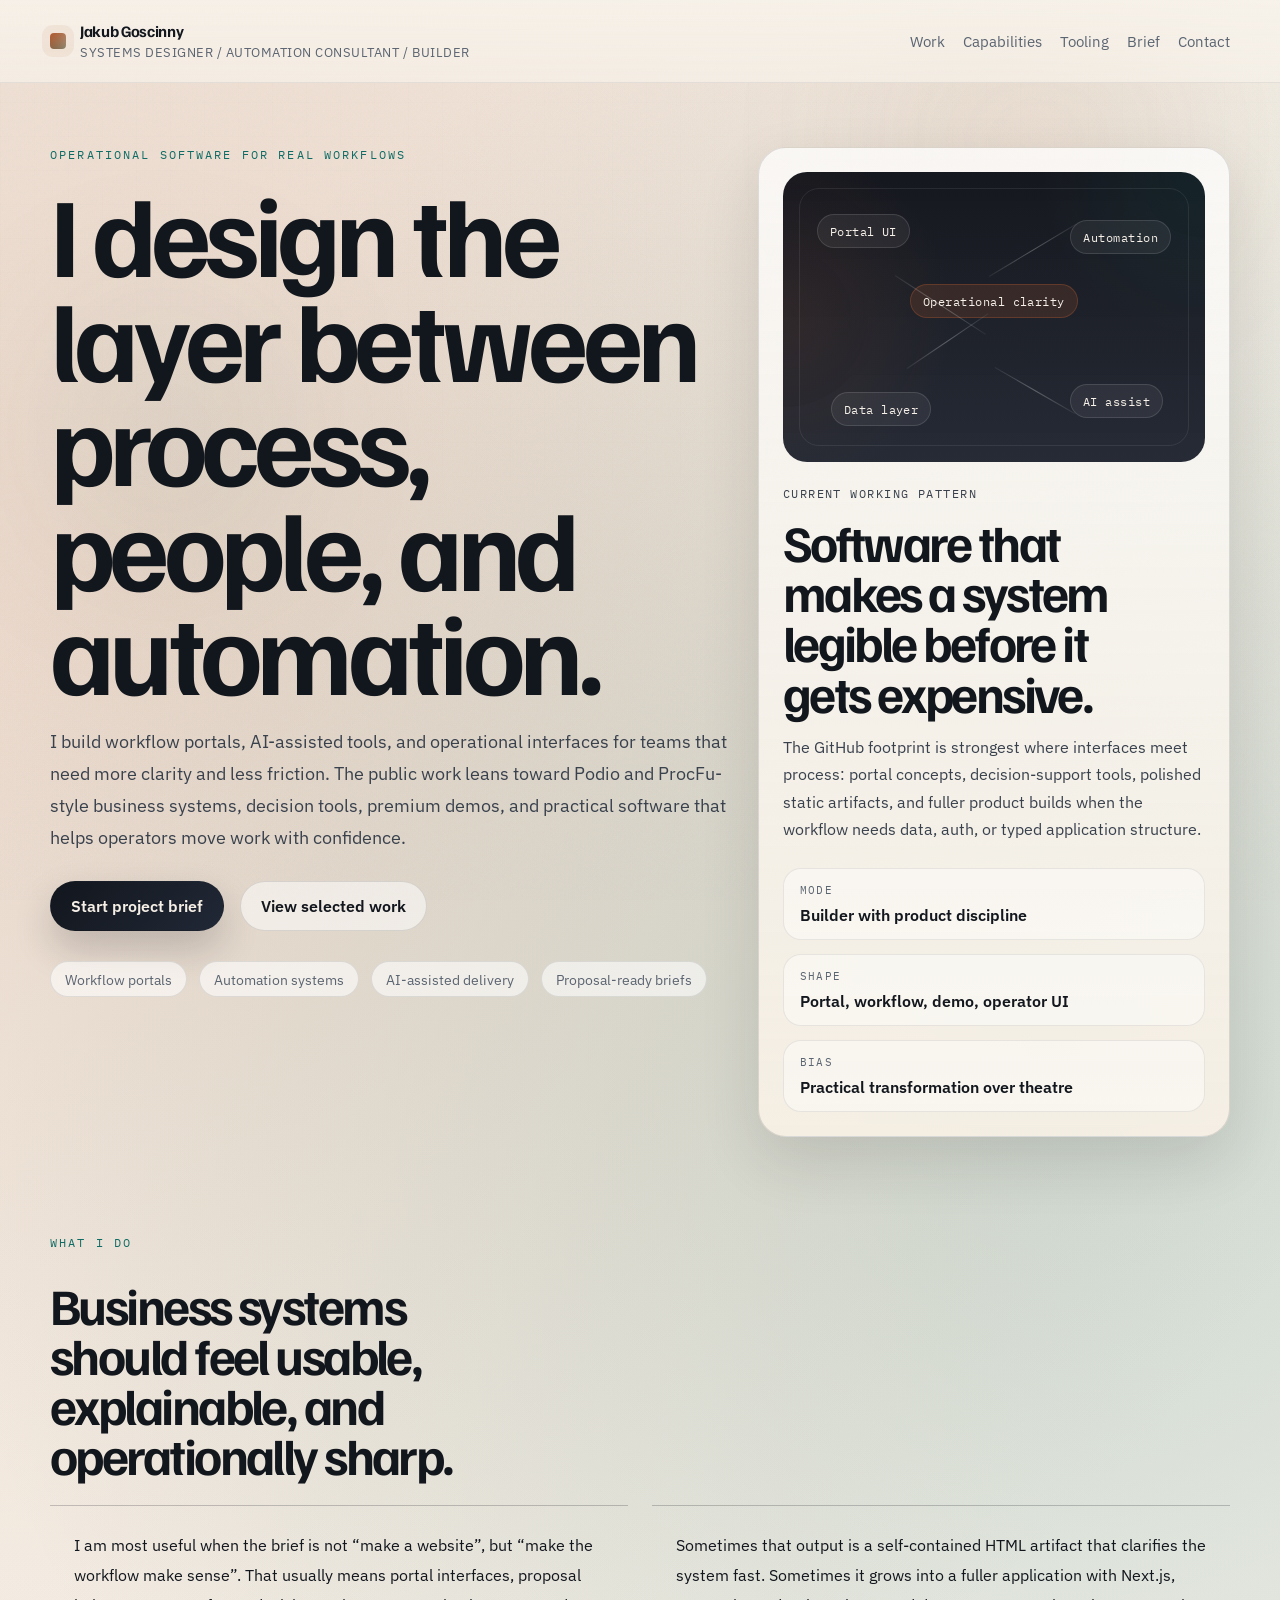
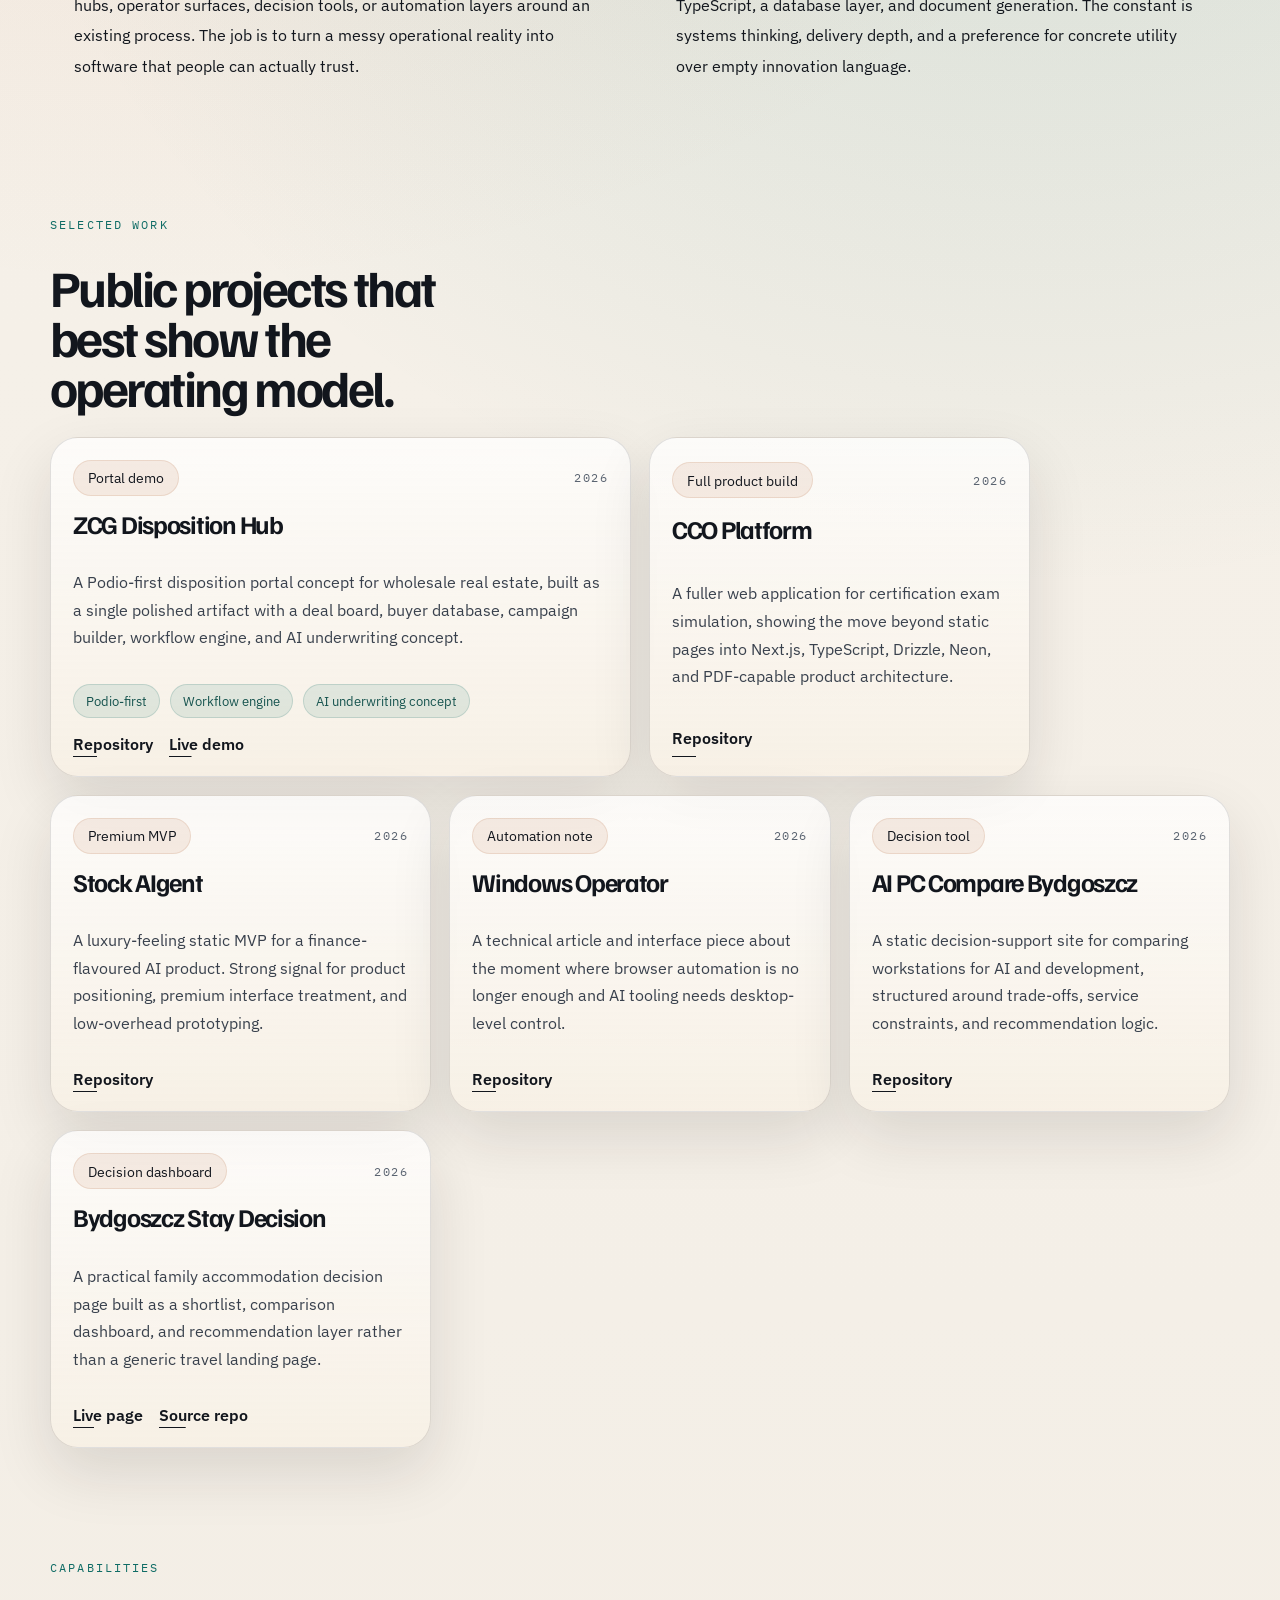
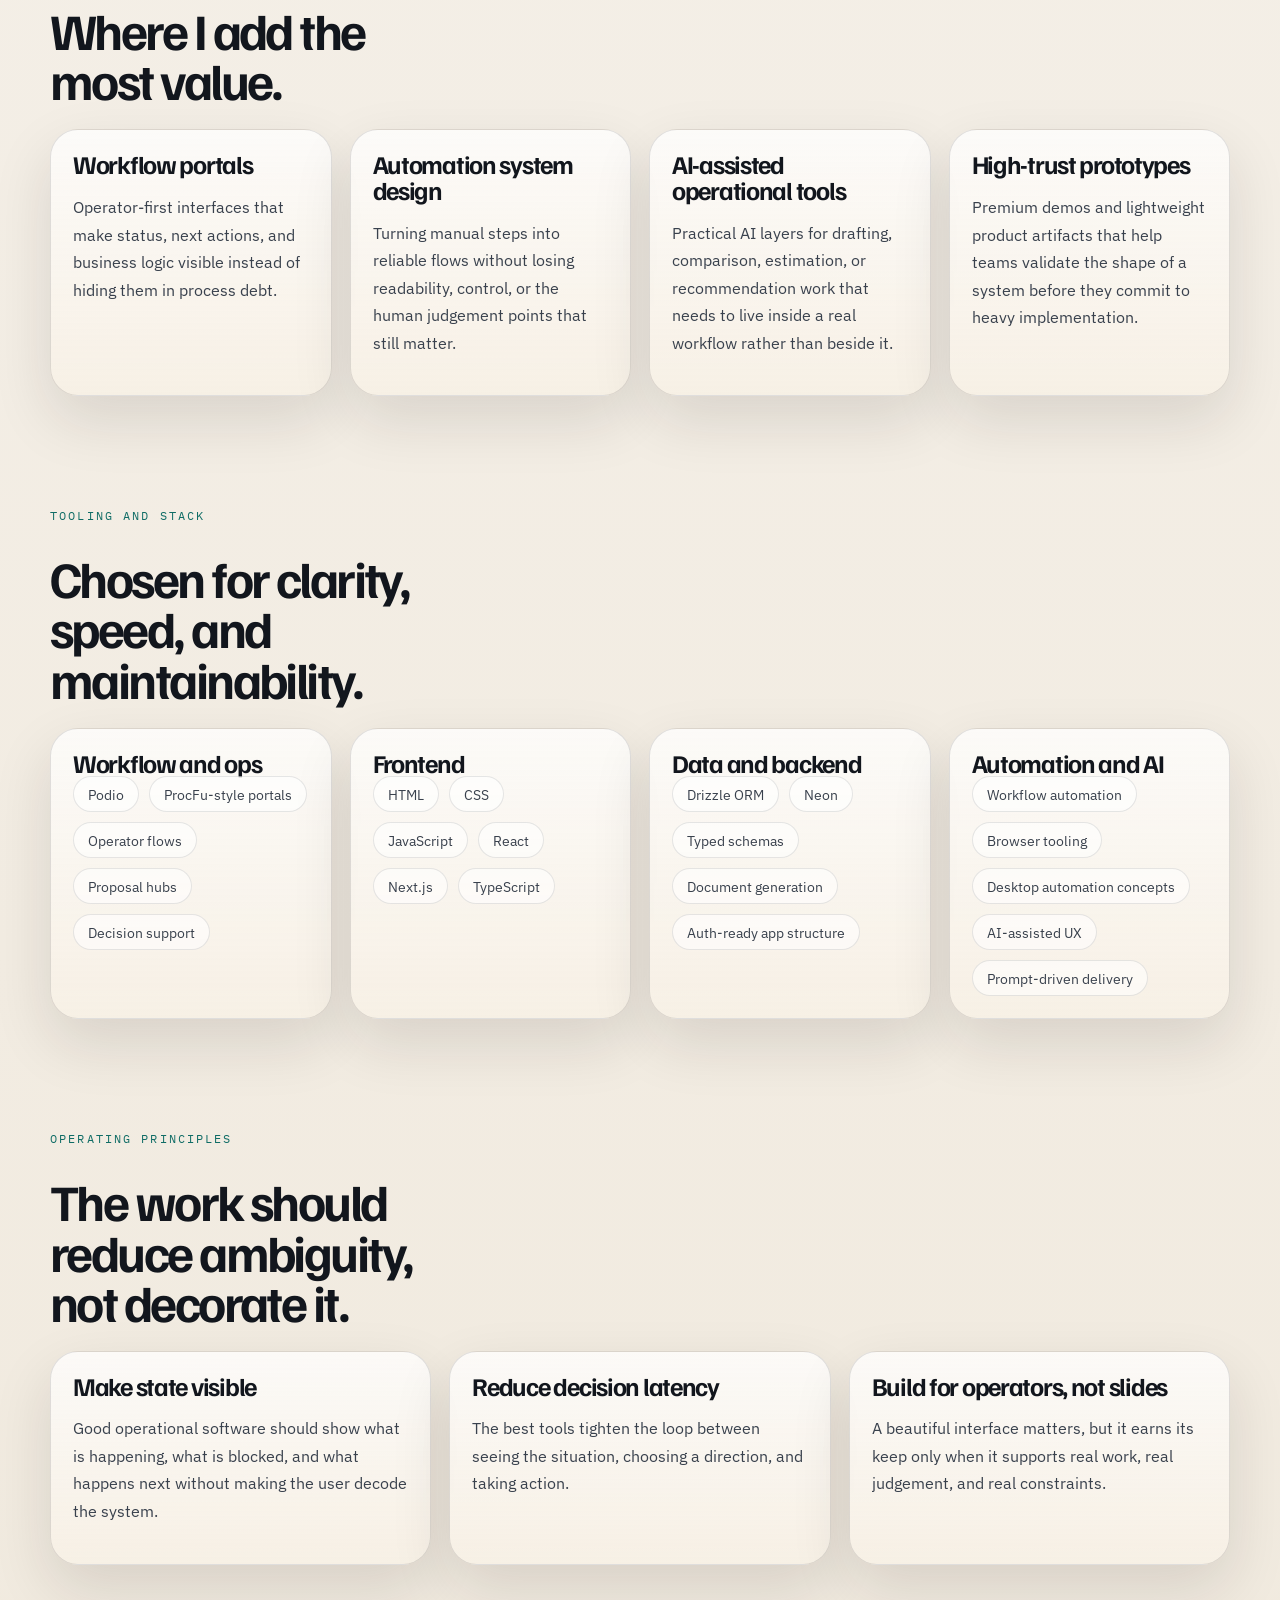
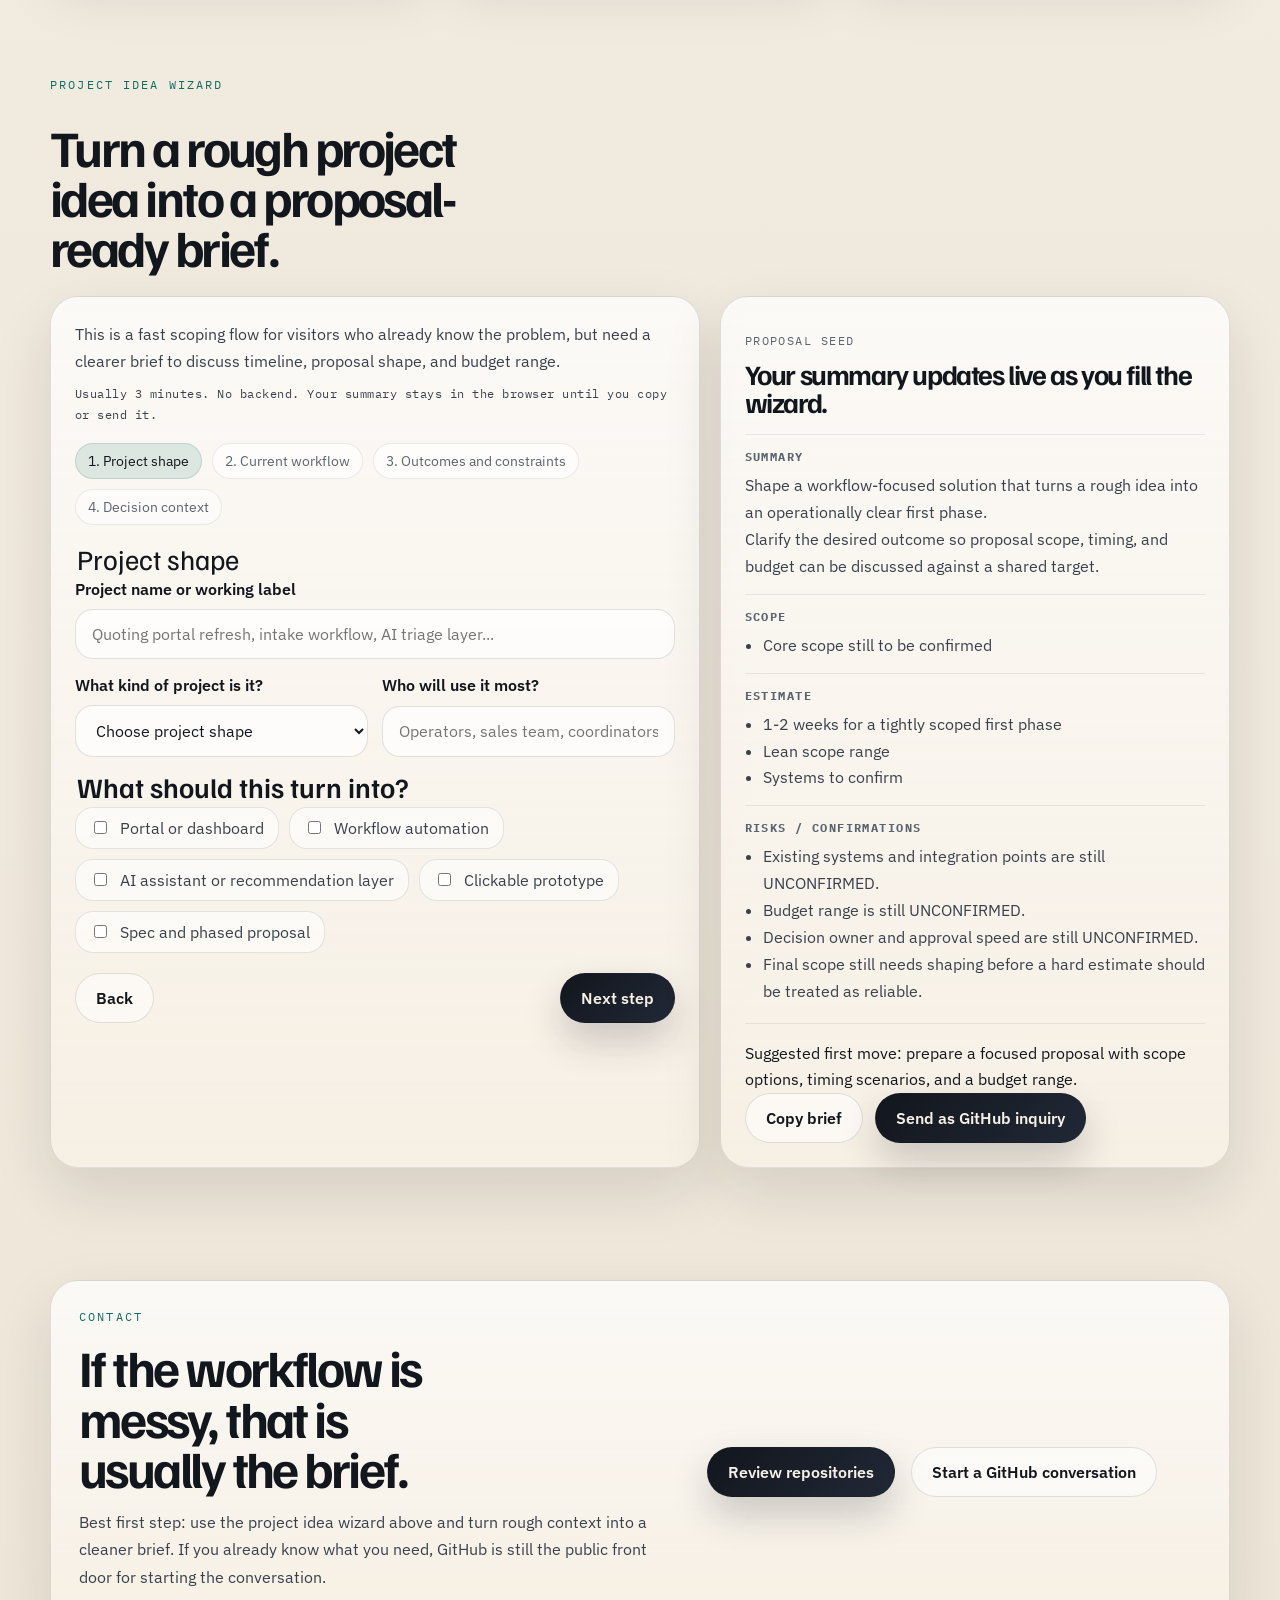
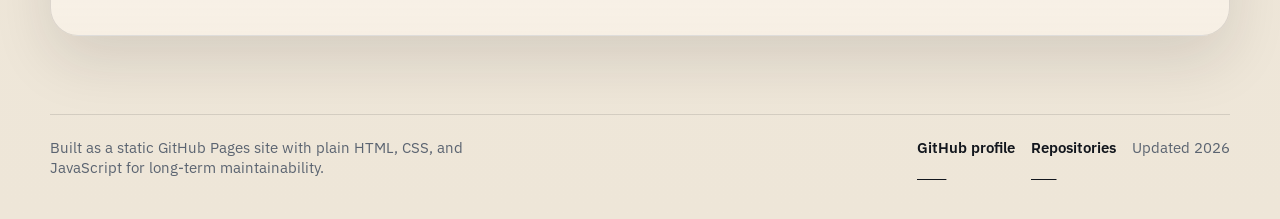
<file: index.html>
<!DOCTYPE html>
<html lang="en">
<head>
  <meta charset="UTF-8">
  <meta name="viewport" content="width=device-width, initial-scale=1">
  <title>Jakub Goscinny | Systems Design, Automation, and Workflow Portals</title>
  <meta
    name="description"
    content="Jakub Goscinny builds operational software: workflow portals, automation layers, AI-assisted tools, and high-trust demos for business systems."
  >
  <meta name="theme-color" content="#11131a">
  <meta name="color-scheme" content="light">
  <link rel="canonical" href="https://jakubgoscinny-creator.github.io/">
  <meta property="og:type" content="website">
  <meta property="og:title" content="Jakub Goscinny | Systems Design, Automation, and Workflow Portals">
  <meta
    property="og:description"
    content="Workflow portals, operational interfaces, automation layers, and AI-assisted tools built with a product mindset and delivery discipline."
  >
  <meta property="og:url" content="https://jakubgoscinny-creator.github.io/">
  <meta name="twitter:card" content="summary_large_image">
  <meta name="twitter:title" content="Jakub Goscinny | Systems Design, Automation, and Workflow Portals">
  <meta
    name="twitter:description"
    content="A premium GitHub Pages profile site focused on systems thinking, automation, AI workflows, and operational software."
  >
  <script>
    document.documentElement.classList.add("js");
  </script>
  <link rel="icon" href="assets/favicon.svg" type="image/svg+xml">
  <link rel="preconnect" href="https://fonts.googleapis.com">
  <link rel="preconnect" href="https://fonts.gstatic.com" crossorigin>
  <link
    href="https://fonts.googleapis.com/css2?family=Familjen+Grotesk:wght@400;500;600;700&family=IBM+Plex+Mono:wght@400;500;600&family=IBM+Plex+Sans:wght@400;500;600&display=swap"
    rel="stylesheet"
  >
  <link rel="stylesheet" href="styles.css">
</head>
<body>
  <a class="skip-link" href="#main">Skip to content</a>

  <div class="site-chrome" aria-hidden="true">
    <div class="site-glow site-glow-a"></div>
    <div class="site-glow site-glow-b"></div>
  </div>

  <header class="site-header">
    <div class="shell site-header-inner">
      <a class="brand" href="#top" aria-label="Go to homepage">
        <span class="brand-mark"></span>
        <span class="brand-copy">
          <strong>Jakub Goscinny</strong>
          <span>Systems designer / automation consultant / builder</span>
        </span>
      </a>

      <nav class="site-nav" aria-label="Primary">
        <a href="#selected-work">Work</a>
        <a href="#capabilities">Capabilities</a>
        <a href="#tooling">Tooling</a>
        <a href="#brief">Brief</a>
        <a href="#contact">Contact</a>
      </nav>
    </div>
  </header>

  <main id="main">
    <section class="hero shell section" id="top">
      <div class="hero-copy">
        <p class="eyebrow">Operational software for real workflows</p>
        <h1>I design the layer between process, people, and automation.</h1>
        <p class="lead">
          I build workflow portals, AI-assisted tools, and operational interfaces for teams
          that need more clarity and less friction. The public work leans toward Podio and
          ProcFu-style business systems, decision tools, premium demos, and practical software
          that helps operators move work with confidence.
        </p>
        <div class="hero-actions">
          <a class="button button-primary" href="#brief">Start project brief</a>
          <a class="button button-secondary" href="#selected-work">View selected work</a>
        </div>

        <ul class="signal-list" aria-label="Core focus areas">
          <li>Workflow portals</li>
          <li>Automation systems</li>
          <li>AI-assisted delivery</li>
          <li>Proposal-ready briefs</li>
        </ul>
      </div>

      <aside class="hero-panel">
        <div class="panel-system-map" aria-hidden="true">
          <span class="map-node map-node-core">Operational clarity</span>
          <span class="map-node map-node-a">Portal UI</span>
          <span class="map-node map-node-b">Automation</span>
          <span class="map-node map-node-c">Data layer</span>
          <span class="map-node map-node-d">AI assist</span>
          <span class="map-line map-line-a"></span>
          <span class="map-line map-line-b"></span>
          <span class="map-line map-line-c"></span>
          <span class="map-line map-line-d"></span>
        </div>

        <div class="panel-copy">
          <p class="panel-label">Current working pattern</p>
          <h2>Software that makes a system legible before it gets expensive.</h2>
          <p>
            The GitHub footprint is strongest where interfaces meet process: portal concepts,
            decision-support tools, polished static artifacts, and fuller product builds when
            the workflow needs data, auth, or typed application structure.
          </p>
        </div>

        <dl class="panel-metrics">
          <div>
            <dt>Mode</dt>
            <dd>Builder with product discipline</dd>
          </div>
          <div>
            <dt>Shape</dt>
            <dd>Portal, workflow, demo, operator UI</dd>
          </div>
          <div>
            <dt>Bias</dt>
            <dd>Practical transformation over theatre</dd>
          </div>
        </dl>
      </aside>
    </section>

    <section class="section shell" id="about">
      <div class="section-header reveal">
        <p class="eyebrow">What I do</p>
        <h2>Business systems should feel usable, explainable, and operationally sharp.</h2>
      </div>

      <div class="split-copy">
        <p class="reveal" data-delay="40">
          I am most useful when the brief is not “make a website”, but “make the workflow make
          sense”. That usually means portal interfaces, proposal hubs, operator surfaces,
          decision tools, or automation layers around an existing process. The job is to turn a
          messy operational reality into software that people can actually trust.
        </p>
        <p class="reveal" data-delay="100">
          Sometimes that output is a self-contained HTML artifact that clarifies the system fast.
          Sometimes it grows into a fuller application with Next.js, TypeScript, a database
          layer, and document generation. The constant is systems thinking, delivery depth, and a
          preference for concrete utility over empty innovation language.
        </p>
      </div>
    </section>

    <section class="section shell" id="selected-work">
      <div class="section-header reveal">
        <p class="eyebrow">Selected work</p>
        <h2>Public projects that best show the operating model.</h2>
      </div>

      <div class="work-grid">
        <article class="work-card work-card-featured reveal">
          <div class="work-card-head">
            <span class="pill">Portal demo</span>
            <span class="work-year">2026</span>
          </div>
          <h3>ZCG Disposition Hub</h3>
          <p>
            A Podio-first disposition portal concept for wholesale real estate, built as a single
            polished artifact with a deal board, buyer database, campaign builder, workflow
            engine, and AI underwriting concept.
          </p>
          <ul class="tag-list" aria-label="ZCG project tags">
            <li>Podio-first</li>
            <li>Workflow engine</li>
            <li>AI underwriting concept</li>
          </ul>
          <div class="card-actions">
            <a href="https://github.com/jakubgoscinny-creator/zcg-dispo-hub-demo" target="_blank" rel="noreferrer">Repository</a>
            <a href="https://jakubgoscinny-creator.github.io/zcg-dispo-hub-demo/" target="_blank" rel="noreferrer">Live demo</a>
          </div>
        </article>

        <article class="work-card reveal" data-delay="60">
          <div class="work-card-head">
            <span class="pill">Full product build</span>
            <span class="work-year">2026</span>
          </div>
          <h3>CCO Platform</h3>
          <p>
            A fuller web application for certification exam simulation, showing the move beyond
            static pages into Next.js, TypeScript, Drizzle, Neon, and PDF-capable product
            architecture.
          </p>
          <div class="card-actions">
            <a href="https://github.com/jakubgoscinny-creator/cco-platform" target="_blank" rel="noreferrer">Repository</a>
          </div>
        </article>

        <article class="work-card reveal" data-delay="120">
          <div class="work-card-head">
            <span class="pill">Premium MVP</span>
            <span class="work-year">2026</span>
          </div>
          <h3>Stock AIgent</h3>
          <p>
            A luxury-feeling static MVP for a finance-flavoured AI product. Strong signal for
            product positioning, premium interface treatment, and low-overhead prototyping.
          </p>
          <div class="card-actions">
            <a href="https://github.com/jakubgoscinny-creator/stock-aigent" target="_blank" rel="noreferrer">Repository</a>
          </div>
        </article>

        <article class="work-card reveal">
          <div class="work-card-head">
            <span class="pill">Automation note</span>
            <span class="work-year">2026</span>
          </div>
          <h3>Windows Operator</h3>
          <p>
            A technical article and interface piece about the moment where browser automation is
            no longer enough and AI tooling needs desktop-level control.
          </p>
          <div class="card-actions">
            <a href="https://github.com/jakubgoscinny-creator/windows-operator-blog" target="_blank" rel="noreferrer">Repository</a>
          </div>
        </article>

        <article class="work-card reveal" data-delay="60">
          <div class="work-card-head">
            <span class="pill">Decision tool</span>
            <span class="work-year">2026</span>
          </div>
          <h3>AI PC Compare Bydgoszcz</h3>
          <p>
            A static decision-support site for comparing workstations for AI and development,
            structured around trade-offs, service constraints, and recommendation logic.
          </p>
          <div class="card-actions">
            <a href="https://github.com/jakubgoscinny-creator/ai-pc-compare-bydgoszcz" target="_blank" rel="noreferrer">Repository</a>
          </div>
        </article>

        <article class="work-card reveal" data-delay="120">
          <div class="work-card-head">
            <span class="pill">Decision dashboard</span>
            <span class="work-year">2026</span>
          </div>
          <h3>Bydgoszcz Stay Decision</h3>
          <p>
            A practical family accommodation decision page built as a shortlist, comparison
            dashboard, and recommendation layer rather than a generic travel landing page.
          </p>
          <div class="card-actions">
            <a href="https://jakubgoscinny-creator.github.io/bydgoszcz-stay-decision/" target="_blank" rel="noreferrer">Live page</a>
            <a href="https://github.com/jakubgoscinny-creator/jakubgoscinny-creator.github.io" target="_blank" rel="noreferrer">Source repo</a>
          </div>
        </article>
      </div>
    </section>

    <section class="section shell" id="capabilities">
      <div class="section-header reveal">
        <p class="eyebrow">Capabilities</p>
        <h2>Where I add the most value.</h2>
      </div>

      <div class="capability-grid">
        <article class="capability-card reveal">
          <h3>Workflow portals</h3>
          <p>
            Operator-first interfaces that make status, next actions, and business logic visible
            instead of hiding them in process debt.
          </p>
        </article>
        <article class="capability-card reveal" data-delay="60">
          <h3>Automation system design</h3>
          <p>
            Turning manual steps into reliable flows without losing readability, control, or the
            human judgement points that still matter.
          </p>
        </article>
        <article class="capability-card reveal" data-delay="120">
          <h3>AI-assisted operational tools</h3>
          <p>
            Practical AI layers for drafting, comparison, estimation, or recommendation work that
            needs to live inside a real workflow rather than beside it.
          </p>
        </article>
        <article class="capability-card reveal" data-delay="180">
          <h3>High-trust prototypes</h3>
          <p>
            Premium demos and lightweight product artifacts that help teams validate the shape of
            a system before they commit to heavy implementation.
          </p>
        </article>
      </div>
    </section>

    <section class="section shell" id="tooling">
      <div class="section-header reveal">
        <p class="eyebrow">Tooling and stack</p>
        <h2>Chosen for clarity, speed, and maintainability.</h2>
      </div>

      <div class="tooling-grid">
        <article class="tool-group reveal">
          <h3>Workflow and ops</h3>
          <ul class="chip-list">
            <li>Podio</li>
            <li>ProcFu-style portals</li>
            <li>Operator flows</li>
            <li>Proposal hubs</li>
            <li>Decision support</li>
          </ul>
        </article>
        <article class="tool-group reveal" data-delay="60">
          <h3>Frontend</h3>
          <ul class="chip-list">
            <li>HTML</li>
            <li>CSS</li>
            <li>JavaScript</li>
            <li>React</li>
            <li>Next.js</li>
            <li>TypeScript</li>
          </ul>
        </article>
        <article class="tool-group reveal" data-delay="120">
          <h3>Data and backend</h3>
          <ul class="chip-list">
            <li>Drizzle ORM</li>
            <li>Neon</li>
            <li>Typed schemas</li>
            <li>Document generation</li>
            <li>Auth-ready app structure</li>
          </ul>
        </article>
        <article class="tool-group reveal" data-delay="180">
          <h3>Automation and AI</h3>
          <ul class="chip-list">
            <li>Workflow automation</li>
            <li>Browser tooling</li>
            <li>Desktop automation concepts</li>
            <li>AI-assisted UX</li>
            <li>Prompt-driven delivery</li>
          </ul>
        </article>
      </div>
    </section>

    <section class="section shell" id="principles">
      <div class="section-header reveal">
        <p class="eyebrow">Operating principles</p>
        <h2>The work should reduce ambiguity, not decorate it.</h2>
      </div>

      <div class="principle-grid">
        <article class="principle-card reveal">
          <h3>Make state visible</h3>
          <p>
            Good operational software should show what is happening, what is blocked, and what
            happens next without making the user decode the system.
          </p>
        </article>
        <article class="principle-card reveal" data-delay="60">
          <h3>Reduce decision latency</h3>
          <p>
            The best tools tighten the loop between seeing the situation, choosing a direction,
            and taking action.
          </p>
        </article>
        <article class="principle-card reveal" data-delay="120">
          <h3>Build for operators, not slides</h3>
          <p>
            A beautiful interface matters, but it earns its keep only when it supports real work,
            real judgement, and real constraints.
          </p>
        </article>
      </div>
    </section>

    <section class="section shell" id="brief">
      <div class="section-header reveal">
        <p class="eyebrow">Project idea wizard</p>
        <h2>Turn a rough project idea into a proposal-ready brief.</h2>
      </div>

      <div class="wizard-layout">
        <section class="wizard-card reveal">
          <div class="wizard-intro">
            <p>
              This is a fast scoping flow for visitors who already know the problem, but need a
              clearer brief to discuss timeline, proposal shape, and budget range.
            </p>
            <p class="wizard-runtime">Usually 3 minutes. No backend. Your summary stays in the browser until you copy or send it.</p>
          </div>

          <ol class="wizard-steps" aria-label="Wizard steps">
            <li class="is-active">1. Project shape</li>
            <li>2. Current workflow</li>
            <li>3. Outcomes and constraints</li>
            <li>4. Decision context</li>
          </ol>

          <form class="wizard-form" id="briefWizard">
            <fieldset class="wizard-step is-active" data-step="0">
              <legend>Project shape</legend>
              <label class="field">
                <span>Project name or working label</span>
                <input type="text" name="projectName" maxlength="80" placeholder="Quoting portal refresh, intake workflow, AI triage layer...">
              </label>

              <div class="field-grid">
                <label class="field">
                  <span>What kind of project is it?</span>
                  <select name="projectType">
                    <option value="">Choose project shape</option>
                    <option>Workflow portal</option>
                    <option>Operational dashboard</option>
                    <option>Automation layer</option>
                    <option>AI-assisted tool</option>
                    <option>Decision-support app</option>
                    <option>Product prototype</option>
                    <option>Business system redesign</option>
                  </select>
                </label>

                <label class="field">
                  <span>Who will use it most?</span>
                  <input type="text" name="primaryUsers" placeholder="Operators, sales team, coordinators, founders...">
                </label>
              </div>

              <fieldset class="choice-group">
                <legend>What should this turn into?</legend>
                <div class="choice-grid">
                  <label class="check-chip"><input type="checkbox" name="deliverables" value="Portal or dashboard">Portal or dashboard</label>
                  <label class="check-chip"><input type="checkbox" name="deliverables" value="Workflow automation">Workflow automation</label>
                  <label class="check-chip"><input type="checkbox" name="deliverables" value="AI assistant or recommendation layer">AI assistant or recommendation layer</label>
                  <label class="check-chip"><input type="checkbox" name="deliverables" value="Clickable prototype">Clickable prototype</label>
                  <label class="check-chip"><input type="checkbox" name="deliverables" value="Spec and phased proposal">Spec and phased proposal</label>
                </div>
              </fieldset>
            </fieldset>

            <fieldset class="wizard-step" data-step="1">
              <legend>Current workflow</legend>
              <label class="field">
                <span>Main bottleneck</span>
                <textarea name="currentState" rows="4" placeholder="What is slow, messy, manual, unclear, duplicated, or blocking decisions today?"></textarea>
              </label>

              <label class="field">
                <span>What happens today?</span>
                <textarea name="workflowReality" rows="4" placeholder="Describe the current process in simple terms: who does what, where work gets stuck, and what tools are involved."></textarea>
              </label>

              <fieldset class="choice-group">
                <legend>What systems are already in the picture?</legend>
                <div class="choice-grid">
                  <label class="check-chip"><input type="checkbox" name="systems" value="Podio">Podio</label>
                  <label class="check-chip"><input type="checkbox" name="systems" value="ProcFu">ProcFu</label>
                  <label class="check-chip"><input type="checkbox" name="systems" value="Spreadsheets">Spreadsheets</label>
                  <label class="check-chip"><input type="checkbox" name="systems" value="Email or chat">Email or chat</label>
                  <label class="check-chip"><input type="checkbox" name="systems" value="Custom web app">Custom web app</label>
                  <label class="check-chip"><input type="checkbox" name="systems" value="AI tools">AI tools</label>
                </div>
              </fieldset>

              <label class="field">
                <span>What must stay in place?</span>
                <input type="text" name="mustKeep" placeholder="Existing tool, process rule, approval path, compliance constraint...">
              </label>
            </fieldset>

            <fieldset class="wizard-step" data-step="2">
              <legend>Outcomes and constraints</legend>
              <label class="field">
                <span>What outcome would make this worth doing?</span>
                <textarea name="desiredOutcome" rows="4" placeholder="Describe the operational result you want: faster turnaround, clearer visibility, fewer handoffs, stronger proposal flow..."></textarea>
              </label>

              <div class="field-grid">
                <label class="field">
                  <span>Desired timeline</span>
                  <select name="timeline">
                    <option value="">Choose timeline</option>
                    <option>Urgent: within 2-4 weeks</option>
                    <option>Near term: within 1-2 months</option>
                    <option>Quarter-scale: within 3-4 months</option>
                    <option>Flexible / exploratory</option>
                  </select>
                </label>

                <label class="field">
                  <span>Budget shape</span>
                  <select name="budget">
                    <option value="">Choose budget range</option>
                    <option>Discovery-first / not fixed yet</option>
                    <option>Lean MVP budget</option>
                    <option>Mid-range operational build</option>
                    <option>Larger phased implementation</option>
                  </select>
                </label>
              </div>

              <fieldset class="choice-group">
                <legend>What should a proposal answer?</legend>
                <div class="choice-grid">
                  <label class="check-chip"><input type="checkbox" name="proposalNeeds" value="Scope options">Scope options</label>
                  <label class="check-chip"><input type="checkbox" name="proposalNeeds" value="Phased delivery plan">Phased delivery plan</label>
                  <label class="check-chip"><input type="checkbox" name="proposalNeeds" value="Integration risks">Integration risks</label>
                  <label class="check-chip"><input type="checkbox" name="proposalNeeds" value="Timeline scenarios">Timeline scenarios</label>
                  <label class="check-chip"><input type="checkbox" name="proposalNeeds" value="Budget scenarios">Budget scenarios</label>
                  <label class="check-chip"><input type="checkbox" name="proposalNeeds" value="Prototype recommendation">Prototype recommendation</label>
                </div>
              </fieldset>
            </fieldset>

            <fieldset class="wizard-step" data-step="3">
              <legend>Decision context</legend>
              <div class="field-grid">
                <label class="field">
                  <span>Who decides or sponsors this?</span>
                  <input type="text" name="decisionMaker" placeholder="Founder, ops lead, sales director, internal sponsor...">
                </label>

                <label class="field">
                  <span>How clear is the scope today?</span>
                  <select name="confidence">
                    <option value="">Choose current clarity</option>
                    <option>Clear enough to estimate</option>
                    <option>Partly clear, needs shaping</option>
                    <option>Still exploratory / problem-first</option>
                  </select>
                </label>
              </div>

              <label class="field">
                <span>Anything a proposal should not miss?</span>
                <textarea name="additionalContext" rows="4" placeholder="Dependencies, internal politics, compliance, rollout worries, team adoption, or anything else that changes the proposal."></textarea>
              </label>
            </fieldset>

            <div class="wizard-actions">
              <button class="button button-secondary" type="button" id="briefBack" disabled>Back</button>
              <button class="button button-primary" type="button" id="briefNext">Next step</button>
            </div>
          </form>
        </section>

        <aside class="brief-summary reveal" data-delay="100">
          <p class="panel-label">Proposal seed</p>
          <h3>Your summary updates live as you fill the wizard.</h3>
          <div class="brief-output" id="briefOutput" aria-live="polite"></div>
          <p class="summary-note" id="briefRecommendation">
            Suggested first move: start with a lightweight brief so timeline and budget can be discussed against a shared understanding of the workflow.
          </p>
          <div class="summary-actions">
            <button class="button button-secondary" type="button" id="copyBrief">Copy brief</button>
            <a
              class="button button-primary"
              id="issueLink"
              href="https://github.com/jakubgoscinny-creator/jakubgoscinny-creator.github.io/issues/new?title=Project%20inquiry"
              target="_blank"
              rel="noreferrer"
            >
              Send as GitHub inquiry
            </a>
          </div>
        </aside>
      </div>
    </section>

    <section class="section shell" id="contact">
      <div class="contact-card reveal">
        <div>
          <p class="eyebrow">Contact</p>
          <h2>If the workflow is messy, that is usually the brief.</h2>
          <p class="contact-copy">
            Best first step: use the project idea wizard above and turn rough context into a
            cleaner brief. If you already know what you need, GitHub is still the public front
            door for starting the conversation.
          </p>
        </div>
        <div class="hero-actions">
          <a
            class="button button-primary"
            href="https://github.com/jakubgoscinny-creator"
            target="_blank"
            rel="noreferrer"
          >
            Review repositories
          </a>
          <a
            class="button button-secondary"
            href="https://github.com/jakubgoscinny-creator/jakubgoscinny-creator.github.io/issues/new?title=Project%20inquiry"
            target="_blank"
            rel="noreferrer"
          >
            Start a GitHub conversation
          </a>
        </div>
      </div>
    </section>
  </main>

  <footer class="site-footer">
    <div class="shell site-footer-inner">
      <p>
        Built as a static GitHub Pages site with plain HTML, CSS, and JavaScript for long-term
        maintainability.
      </p>
      <div class="footer-links">
        <a href="https://github.com/jakubgoscinny-creator" target="_blank" rel="noreferrer">GitHub profile</a>
        <a href="https://github.com/jakubgoscinny-creator?tab=repositories" target="_blank" rel="noreferrer">Repositories</a>
        <span>Updated <span id="year"></span></span>
      </div>
    </div>
  </footer>

  <script type="application/ld+json">
    {
      "@context": "https://schema.org",
      "@type": "Person",
      "name": "Jakub Goscinny",
      "url": "https://jakubgoscinny-creator.github.io/",
      "sameAs": [
        "https://github.com/jakubgoscinny-creator"
      ],
      "jobTitle": "Systems designer and automation consultant",
      "knowsAbout": [
        "Workflow portals",
        "Automation systems",
        "Podio",
        "ProcFu",
        "AI-assisted tools",
        "Business systems"
      ]
    }
  </script>
  <script src="script.js" defer></script>
</body>
</html>
</file>
<file: styles.css>
:root {
  --bg: #f4efe7;
  --bg-alt: rgba(255, 255, 255, 0.62);
  --bg-strong: #ffffff;
  --surface: rgba(255, 255, 255, 0.76);
  --surface-strong: rgba(19, 23, 31, 0.96);
  --ink: #12161d;
  --ink-soft: #39414d;
  --muted: #5b6471;
  --line: rgba(18, 22, 29, 0.12);
  --line-strong: rgba(18, 22, 29, 0.22);
  --accent: #b35a2f;
  --accent-alt: #0f6c65;
  --shadow-soft: 0 24px 60px rgba(31, 27, 22, 0.12);
  --radius: 28px;
  --shell: min(1180px, calc(100vw - 48px));
  --display: "Familjen Grotesk", sans-serif;
  --body: "IBM Plex Sans", sans-serif;
  --mono: "IBM Plex Mono", monospace;
}

*,
*::before,
*::after {
  box-sizing: border-box;
}

html {
  scroll-behavior: smooth;
}

body {
  margin: 0;
  font-family: var(--body);
  color: var(--ink);
  background:
    radial-gradient(circle at 12% 8%, rgba(179, 90, 47, 0.18), transparent 22%),
    radial-gradient(circle at 82% 16%, rgba(15, 108, 101, 0.18), transparent 20%),
    linear-gradient(180deg, #f7f2ea 0%, #f4efe7 44%, #eee6d8 100%);
  min-height: 100vh;
  -webkit-font-smoothing: antialiased;
  text-rendering: optimizeLegibility;
}

body::before {
  content: "";
  position: fixed;
  inset: 0;
  pointer-events: none;
  opacity: 0.28;
  background-image:
    linear-gradient(rgba(18, 22, 29, 0.04) 1px, transparent 1px),
    linear-gradient(90deg, rgba(18, 22, 29, 0.04) 1px, transparent 1px);
  background-size: 34px 34px;
  mask-image: linear-gradient(180deg, rgba(0, 0, 0, 0.84), transparent 92%);
}

body::after {
  content: "";
  position: fixed;
  inset: 0;
  pointer-events: none;
  opacity: 0.05;
  background-image: url("data:image/svg+xml,%3Csvg viewBox='0 0 220 220' xmlns='http://www.w3.org/2000/svg'%3E%3Cfilter id='n'%3E%3CfeTurbulence type='fractalNoise' baseFrequency='1.2' numOctaves='3' stitchTiles='stitch' /%3E%3C/filter%3E%3Crect width='220' height='220' filter='url(%23n)' /%3E%3C/svg%3E");
  background-size: 140px 140px;
}

a {
  color: inherit;
  text-decoration: none;
}

button,
input,
textarea,
select {
  font: inherit;
}

.skip-link {
  position: absolute;
  left: 16px;
  top: -48px;
  padding: 10px 14px;
  background: var(--surface-strong);
  color: #f7f2ea;
  border-radius: 999px;
  z-index: 30;
  transition: top 0.2s ease;
}

.skip-link:focus {
  top: 16px;
}

.shell {
  width: var(--shell);
  margin: 0 auto;
}

.site-chrome {
  position: fixed;
  inset: 0;
  pointer-events: none;
  z-index: 0;
}

.site-glow {
  position: absolute;
  border-radius: 999px;
  filter: blur(90px);
  opacity: 0.55;
}

.site-glow-a {
  top: 0;
  right: 6vw;
  width: 26vw;
  height: 22vw;
  background: rgba(179, 90, 47, 0.14);
}

.site-glow-b {
  top: 18rem;
  left: 4vw;
  width: 18vw;
  height: 22vw;
  background: rgba(15, 108, 101, 0.12);
}

.site-header {
  position: sticky;
  top: 0;
  z-index: 20;
  backdrop-filter: blur(18px);
  background: linear-gradient(180deg, rgba(247, 242, 234, 0.88), rgba(247, 242, 234, 0.68));
  border-bottom: 1px solid rgba(18, 22, 29, 0.08);
}

.site-header-inner {
  display: flex;
  justify-content: space-between;
  align-items: center;
  gap: 24px;
  min-height: 82px;
}

.brand {
  display: inline-flex;
  align-items: center;
  gap: 14px;
}

.brand-mark {
  width: 16px;
  height: 16px;
  border-radius: 4px;
  background:
    linear-gradient(135deg, var(--accent), rgba(179, 90, 47, 0.42)),
    linear-gradient(45deg, rgba(15, 108, 101, 0.88), rgba(15, 108, 101, 0.28));
  box-shadow: 0 0 0 8px rgba(179, 90, 47, 0.08);
}

.brand-copy {
  display: grid;
  gap: 3px;
}

.brand-copy strong {
  font-family: var(--display);
  font-size: 1rem;
  letter-spacing: -0.02em;
}

.brand-copy span:last-child {
  color: var(--muted);
  font-size: 0.8rem;
  letter-spacing: 0.04em;
  text-transform: uppercase;
}

.site-nav {
  display: inline-flex;
  align-items: center;
  gap: 18px;
  flex-wrap: wrap;
}

.site-nav a {
  color: var(--muted);
  font-size: 0.92rem;
  transition: color 0.2s ease;
}

.site-nav a:hover,
.site-nav a:focus-visible {
  color: var(--ink);
}

.section {
  position: relative;
  z-index: 1;
  padding: 56px 0;
  scroll-margin-top: 100px;
}

.hero {
  padding: 64px 0 42px;
  display: grid;
  grid-template-columns: minmax(0, 1.18fr) minmax(320px, 0.82fr);
  gap: 28px;
  align-items: start;
}

.eyebrow {
  margin: 0 0 18px;
  color: var(--accent-alt);
  font-family: var(--mono);
  font-size: 0.74rem;
  letter-spacing: 0.18em;
  text-transform: uppercase;
}

h1,
h2,
h3 {
  margin: 0;
  font-family: var(--display);
  letter-spacing: -0.05em;
}

h1 {
  max-width: 11ch;
  font-size: clamp(3.6rem, 9vw, 7.1rem);
  line-height: 0.92;
}

.lead {
  margin: 22px 0 0;
  max-width: 62ch;
  color: var(--ink-soft);
  font-size: 1.13rem;
  line-height: 1.78;
}

.hero-actions,
.card-actions,
.footer-links {
  display: flex;
  flex-wrap: wrap;
  gap: 16px;
}

.hero-actions {
  margin-top: 28px;
}

.button {
  display: inline-flex;
  align-items: center;
  justify-content: center;
  gap: 10px;
  min-height: 50px;
  padding: 0 20px;
  border-radius: 999px;
  border: 1px solid transparent;
  font-weight: 600;
  transition:
    transform 0.2s ease,
    box-shadow 0.2s ease,
    border-color 0.2s ease,
    background 0.2s ease;
}

.button:hover,
.button:focus-visible {
  transform: translateY(-2px);
}

.button-primary {
  background: linear-gradient(135deg, var(--ink), #212836);
  color: #f6efe6;
  box-shadow: 0 18px 38px rgba(18, 22, 29, 0.2);
}

.button-secondary {
  background: rgba(255, 255, 255, 0.52);
  border-color: rgba(18, 22, 29, 0.12);
  color: var(--ink);
}

.button-secondary:hover,
.button-secondary:focus-visible {
  background: rgba(255, 255, 255, 0.85);
  border-color: rgba(18, 22, 29, 0.24);
}

.signal-list {
  display: flex;
  flex-wrap: wrap;
  gap: 12px;
  margin: 30px 0 0;
  padding: 0;
  list-style: none;
}

.signal-list li,
.pill,
.chip-list li {
  display: inline-flex;
  align-items: center;
  gap: 8px;
  min-height: 36px;
  padding: 0 14px;
  border-radius: 999px;
  border: 1px solid rgba(18, 22, 29, 0.1);
  background: rgba(255, 255, 255, 0.58);
  color: var(--muted);
  font-size: 0.9rem;
}

.hero-panel,
.work-card,
.capability-card,
.tool-group,
.principle-card,
.contact-card,
.wizard-card,
.brief-summary {
  border: 1px solid var(--line);
  border-radius: var(--radius);
  background:
    linear-gradient(180deg, rgba(255, 255, 255, 0.74), rgba(247, 240, 229, 0.92));
  box-shadow: var(--shadow-soft);
}

.hero-panel {
  padding: 24px;
  overflow: hidden;
}

.panel-system-map {
  position: relative;
  min-height: 290px;
  border-radius: 24px;
  background:
    radial-gradient(circle at top right, rgba(15, 108, 101, 0.14), transparent 32%),
    radial-gradient(circle at left center, rgba(179, 90, 47, 0.12), transparent 38%),
    linear-gradient(180deg, rgba(17, 19, 26, 0.98), rgba(29, 34, 45, 0.96));
  color: #f7f1e9;
  overflow: hidden;
}

.panel-system-map::before {
  content: "";
  position: absolute;
  inset: 16px;
  border: 1px solid rgba(255, 255, 255, 0.08);
  border-radius: 20px;
}

.map-node {
  position: absolute;
  display: inline-flex;
  align-items: center;
  justify-content: center;
  min-height: 34px;
  padding: 0 12px;
  border-radius: 999px;
  border: 1px solid rgba(255, 255, 255, 0.12);
  background: rgba(255, 255, 255, 0.06);
  font-family: var(--mono);
  font-size: 0.74rem;
  letter-spacing: 0.04em;
}

.map-node-core {
  top: 112px;
  left: 50%;
  transform: translateX(-50%);
  background: rgba(179, 90, 47, 0.18);
  border-color: rgba(179, 90, 47, 0.34);
}

.map-node-a {
  top: 42px;
  left: 34px;
}

.map-node-b {
  top: 48px;
  right: 34px;
}

.map-node-c {
  bottom: 36px;
  left: 48px;
}

.map-node-d {
  bottom: 44px;
  right: 42px;
}

.map-line {
  position: absolute;
  background: linear-gradient(90deg, rgba(255, 255, 255, 0.06), rgba(255, 255, 255, 0.28), rgba(255, 255, 255, 0.06));
  transform-origin: left center;
  height: 1px;
}

.map-line-a {
  top: 103px;
  left: 112px;
  width: 108px;
  transform: rotate(33deg);
}

.map-line-b {
  top: 104px;
  right: 114px;
  width: 102px;
  transform: rotate(-31deg);
}

.map-line-c {
  bottom: 93px;
  left: 124px;
  width: 98px;
  transform: rotate(-34deg);
}

.map-line-d {
  bottom: 94px;
  right: 118px;
  width: 92px;
  transform: rotate(30deg);
}

.panel-copy {
  margin-top: 22px;
}

.panel-label,
.work-year {
  color: var(--muted);
  font-family: var(--mono);
  font-size: 0.76rem;
  letter-spacing: 0.12em;
  text-transform: uppercase;
}

.hero-panel h2,
.section-header h2,
.contact-card h2 {
  font-size: clamp(2rem, 4vw, 3.3rem);
  line-height: 0.98;
}

.hero-panel h2 {
  margin-top: 12px;
  max-width: 12ch;
}

.hero-panel p,
.contact-copy,
.capability-card p,
.principle-card p,
.work-card p,
.tool-group p {
  color: var(--ink-soft);
  line-height: 1.72;
}

.panel-metrics {
  display: grid;
  gap: 14px;
  margin: 24px 0 0;
}

.panel-metrics div {
  padding: 14px 16px;
  border-radius: 18px;
  background: rgba(255, 255, 255, 0.42);
  border: 1px solid rgba(18, 22, 29, 0.08);
}

.panel-metrics dt {
  color: var(--muted);
  font-family: var(--mono);
  font-size: 0.7rem;
  letter-spacing: 0.12em;
  text-transform: uppercase;
}

.panel-metrics dd {
  margin: 8px 0 0;
  font-weight: 600;
}

.section-header {
  display: grid;
  gap: 12px;
  margin-bottom: 24px;
}

.section-header h2 {
  max-width: 14ch;
}

.split-copy {
  display: grid;
  grid-template-columns: repeat(2, minmax(0, 1fr));
  gap: 24px;
}

.split-copy p {
  margin: 0;
  padding: 24px;
  border-top: 1px solid var(--line-strong);
  font-size: 1.02rem;
  line-height: 1.86;
}

.work-grid {
  display: grid;
  grid-template-columns: repeat(6, minmax(0, 1fr));
  gap: 18px;
}

.work-card {
  display: grid;
  gap: 16px;
  min-height: 100%;
  padding: 22px;
  grid-column: span 2;
}

.work-card-featured {
  grid-column: span 3;
}

.work-card-head {
  display: flex;
  align-items: center;
  justify-content: space-between;
  gap: 16px;
}

.pill {
  width: fit-content;
  color: var(--ink);
  background: rgba(179, 90, 47, 0.1);
  border-color: rgba(179, 90, 47, 0.14);
}

.work-card h3,
.capability-card h3,
.tool-group h3,
.principle-card h3 {
  font-size: 1.6rem;
  line-height: 1;
}

.tag-list,
.chip-list {
  display: flex;
  flex-wrap: wrap;
  gap: 10px;
  list-style: none;
  padding: 0;
  margin: 0;
}

.tag-list li {
  display: inline-flex;
  min-height: 34px;
  align-items: center;
  padding: 0 12px;
  border-radius: 999px;
  background: rgba(15, 108, 101, 0.1);
  color: #15534e;
  border: 1px solid rgba(15, 108, 101, 0.16);
  font-size: 0.84rem;
}

.card-actions a,
.footer-links a {
  position: relative;
  color: var(--ink);
  font-weight: 600;
}

.card-actions a::after,
.footer-links a::after {
  content: "";
  position: absolute;
  left: 0;
  bottom: -3px;
  width: 100%;
  height: 1px;
  background: currentColor;
  transform: scaleX(0.3);
  transform-origin: left center;
  transition: transform 0.2s ease;
}

.card-actions a:hover::after,
.card-actions a:focus-visible::after,
.footer-links a:hover::after,
.footer-links a:focus-visible::after {
  transform: scaleX(1);
}

.capability-grid,
.principle-grid,
.tooling-grid {
  display: grid;
  gap: 18px;
}

.capability-grid {
  grid-template-columns: repeat(4, minmax(0, 1fr));
}

.capability-card,
.principle-card,
.tool-group {
  padding: 22px;
}

.tooling-grid {
  grid-template-columns: repeat(4, minmax(0, 1fr));
}

.chip-list li {
  color: var(--ink-soft);
}

.principle-grid {
  grid-template-columns: repeat(3, minmax(0, 1fr));
}

.contact-card {
  display: grid;
  grid-template-columns: minmax(0, 1.1fr) minmax(280px, 0.9fr);
  gap: 24px;
  align-items: center;
  padding: 28px;
}

.contact-card h2 {
  max-width: 13ch;
}

.wizard-layout {
  display: grid;
  grid-template-columns: minmax(0, 1.12fr) minmax(320px, 0.88fr);
  gap: 20px;
}

.wizard-card,
.brief-summary {
  padding: 24px;
}

.brief-summary {
  position: sticky;
  top: 108px;
  height: fit-content;
}

.wizard-intro {
  display: grid;
  gap: 8px;
  margin-bottom: 18px;
}

.wizard-intro p {
  margin: 0;
  color: var(--ink-soft);
  line-height: 1.68;
}

.wizard-runtime {
  color: var(--muted);
  font-family: var(--mono);
  font-size: 0.78rem;
  letter-spacing: 0.04em;
}

.wizard-steps {
  display: flex;
  flex-wrap: wrap;
  gap: 10px;
  margin: 0 0 20px;
  padding: 0;
  list-style: none;
}

.wizard-steps li {
  min-height: 36px;
  display: inline-flex;
  align-items: center;
  padding: 0 12px;
  border-radius: 999px;
  background: rgba(255, 255, 255, 0.56);
  border: 1px solid rgba(18, 22, 29, 0.08);
  color: var(--muted);
  font-size: 0.86rem;
}

.wizard-steps li.is-active {
  color: var(--ink);
  background: rgba(15, 108, 101, 0.12);
  border-color: rgba(15, 108, 101, 0.16);
}

.wizard-form {
  display: grid;
  gap: 20px;
}

.wizard-step {
  display: none;
  border: 0;
  margin: 0;
  padding: 0;
  min-width: 0;
}

.wizard-step.is-active {
  display: grid;
  gap: 16px;
}

.wizard-step legend,
.brief-summary h3 {
  margin-bottom: 6px;
  font-family: var(--display);
  font-size: 1.75rem;
  line-height: 1;
}

.field,
.choice-group {
  display: grid;
  gap: 10px;
}

.field span,
.choice-group legend {
  font-weight: 600;
}

.field-grid {
  display: grid;
  grid-template-columns: repeat(2, minmax(0, 1fr));
  gap: 14px;
}

.field input,
.field textarea,
.field select {
  width: 100%;
  border: 1px solid rgba(18, 22, 29, 0.12);
  border-radius: 18px;
  background: rgba(255, 255, 255, 0.72);
  padding: 14px 16px;
  color: var(--ink);
  transition:
    border-color 0.2s ease,
    box-shadow 0.2s ease,
    background 0.2s ease;
}

.field textarea {
  resize: vertical;
  min-height: 128px;
}

.field input:focus,
.field textarea:focus,
.field select:focus {
  outline: none;
  border-color: rgba(15, 108, 101, 0.42);
  box-shadow: 0 0 0 4px rgba(15, 108, 101, 0.12);
  background: #ffffff;
}

.choice-group {
  border: 0;
  margin: 0;
  padding: 0;
}

.choice-grid {
  display: flex;
  flex-wrap: wrap;
  gap: 10px;
}

.check-chip {
  display: inline-flex;
  align-items: center;
  gap: 10px;
  min-height: 42px;
  padding: 10px 14px;
  border-radius: 18px;
  border: 1px solid rgba(18, 22, 29, 0.1);
  background: rgba(255, 255, 255, 0.56);
  color: var(--ink-soft);
}

.check-chip input {
  accent-color: var(--accent-alt);
}

.wizard-actions,
.summary-actions {
  display: flex;
  flex-wrap: wrap;
  gap: 12px;
}

.wizard-actions {
  justify-content: space-between;
}

.brief-output {
  display: grid;
  gap: 14px;
  margin-top: 18px;
}

.summary-block {
  padding-top: 14px;
  border-top: 1px solid rgba(18, 22, 29, 0.08);
}

.summary-block strong {
  display: block;
  margin-bottom: 8px;
  font-family: var(--mono);
  font-size: 0.74rem;
  letter-spacing: 0.12em;
  text-transform: uppercase;
  color: var(--muted);
}

.summary-block p,
.summary-block li {
  color: var(--ink-soft);
  line-height: 1.68;
}

.summary-block p {
  margin: 0;
}

.summary-block ul {
  margin: 0;
  padding-left: 18px;
}

.summary-note {
  margin: 18px 0 0;
  padding-top: 16px;
  border-top: 1px solid rgba(18, 22, 29, 0.08);
  color: var(--ink);
  line-height: 1.68;
}

.site-footer {
  position: relative;
  z-index: 1;
  padding: 22px 0 42px;
}

.site-footer-inner {
  display: flex;
  justify-content: space-between;
  gap: 24px;
  flex-wrap: wrap;
  padding-top: 22px;
  border-top: 1px solid var(--line);
  color: var(--muted);
  font-size: 0.95rem;
}

.site-footer p {
  margin: 0;
  max-width: 54ch;
}

.js .reveal {
  opacity: 1;
  transform: none;
}

.js .reveal.is-visible {
  opacity: 1;
  transform: none;
}

@media (max-width: 1100px) {
  .hero,
  .contact-card,
  .split-copy,
  .tooling-grid,
  .capability-grid,
  .principle-grid,
  .wizard-layout {
    grid-template-columns: repeat(2, minmax(0, 1fr));
  }

  .hero-panel,
  .contact-card,
  .brief-summary {
    grid-column: span 2;
  }

  .work-card,
  .work-card-featured {
    grid-column: span 3;
  }
}

@media (max-width: 820px) {
  :root {
    --shell: min(100vw - 28px, 100%);
  }

  .site-header-inner,
  .site-footer-inner {
    flex-direction: column;
    align-items: flex-start;
  }

  .hero,
  .split-copy,
  .contact-card,
  .tooling-grid,
  .capability-grid,
  .principle-grid,
  .wizard-layout,
  .field-grid {
    grid-template-columns: minmax(0, 1fr);
  }

  .hero-panel,
  .contact-card,
  .work-card,
  .work-card-featured {
    grid-column: span 1;
  }

  .section {
    padding: 44px 0;
  }

  .hero {
    padding-top: 44px;
  }

  .work-grid {
    grid-template-columns: minmax(0, 1fr);
  }

  .split-copy p {
    padding: 20px 0 0;
  }

  .hero-panel h2,
  .section-header h2,
  .contact-card h2 {
    max-width: none;
  }

  .brief-summary {
    position: static;
  }
}

@media (max-width: 560px) {
  .site-nav {
    gap: 12px;
  }

  .brand-copy span:last-child {
    font-size: 0.72rem;
  }

  h1 {
    font-size: clamp(3rem, 16vw, 4.2rem);
  }

  .hero-actions,
  .card-actions,
  .footer-links {
    flex-direction: column;
    align-items: flex-start;
  }

  .button {
    width: 100%;
  }

  .panel-system-map {
    min-height: 260px;
  }

  .map-node {
    font-size: 0.67rem;
  }

  .map-node-a {
    left: 18px;
  }

  .map-node-b {
    right: 18px;
  }

  .map-node-c {
    left: 26px;
  }

  .map-node-d {
    right: 20px;
  }

  .map-line-a,
  .map-line-b,
  .map-line-c,
  .map-line-d {
    display: none;
  }
}
</file>
